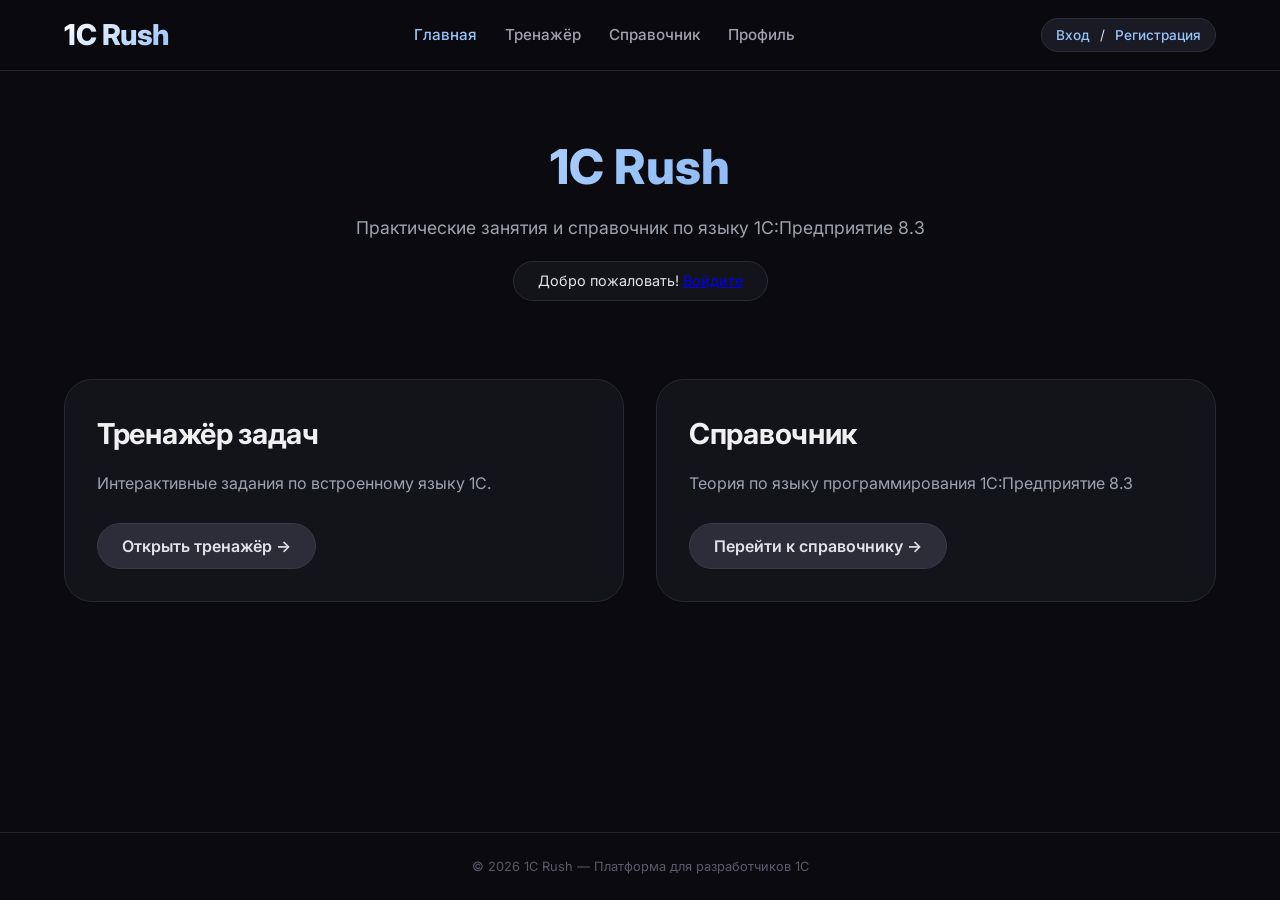
<file: static/index.html>
<!DOCTYPE html>
<html lang="ru">
<head>
    <meta charset="UTF-8">
    <meta name="viewport" content="width=device-width, initial-scale=1.0">
    <title>1C Rush — Главная</title>
    <link rel="stylesheet" href="css/main.css">
    <link rel="preconnect" href="https://fonts.googleapis.com">
    <link rel="preconnect" href="https://fonts.gstatic.com" crossorigin>
    <link href="https://fonts.googleapis.com/css2?family=Inter:opsz,wght@14..32,400;14..32,500;14..32,600;14..32,700;14..32,800&display=swap" rel="stylesheet">
</head>
<body data-page="index">
    <div class="wrapper">
        <header class="header">
            <div class="container header-container">
                <div class="logo">
                    <span class="logo-text">1C Rush</span>
                </div>
                <nav class="nav">
                    <a href="index.html" class="nav-link active">Главная</a>
                    <a href="../practical-tasks/practical.html" class="nav-link">Тренажёр</a>
                    <a href="../textbook/pages/variables.html" class="nav-link">Справочник</a>
                    <a href="profile.html" class="nav-link">Профиль</a>
                </nav>
                <div class="auth-area" id="authArea"></div>
            </div>
        </header>

        <main class="main">
            <div class="container">
                <div class="hero">
                    <h1>1С Rush</h1>
                    <p class="hero-sub">Практические занятия и справочник по языку 1С:Предприятие 8.3</p>
                    <div id="greetingMessage" class="greeting-message"></div>
                </div>

                <div class="cards">
                    <div class="card">
                        <div class="card-content">
                            <h2 class="card-title">Тренажёр задач</h2>
                            <p class="card-desc">Интерактивные задания по встроенному языку 1С.</p>
                            <a href="../practical-tasks/practical.html" class="card-btn">Открыть тренажёр →</a>
                        </div>
                    </div>
                    <div class="card">
                        <div class="card-content">
                            <h2 class="card-title">Справочник</h2>
                            <p class="card-desc">Теория по языку программирования 1С:Предприятие 8.3</p>
                            <a href="../textbook/pages/variables.html" class="card-btn">Перейти к справочнику →</a>
                        </div>
                    </div>
                </div>

                <!-- Блок статистики (скрывается для гостя) -->
                <div class="stats-block" id="statsBlock">
                    <div class="stat-item">
                        <span class="stat-value" id="daysCount">0</span>
                        <span class="stat-label">дней заходов</span>
                    </div>
                    <div class="stat-item">
                        <span class="stat-value" id="tasksSolved">0</span>
                        <span class="stat-label">задач решено</span>
                    </div>
                </div>
            </div>
        </main>

        <footer class="footer">
            <div class="container">
                <p>© 2026 1C Rush — Платформа для разработчиков 1С</p>
            </div>
        </footer>
    </div>

    <script src="js/app.js"></script>
</body>
</html>
</file>
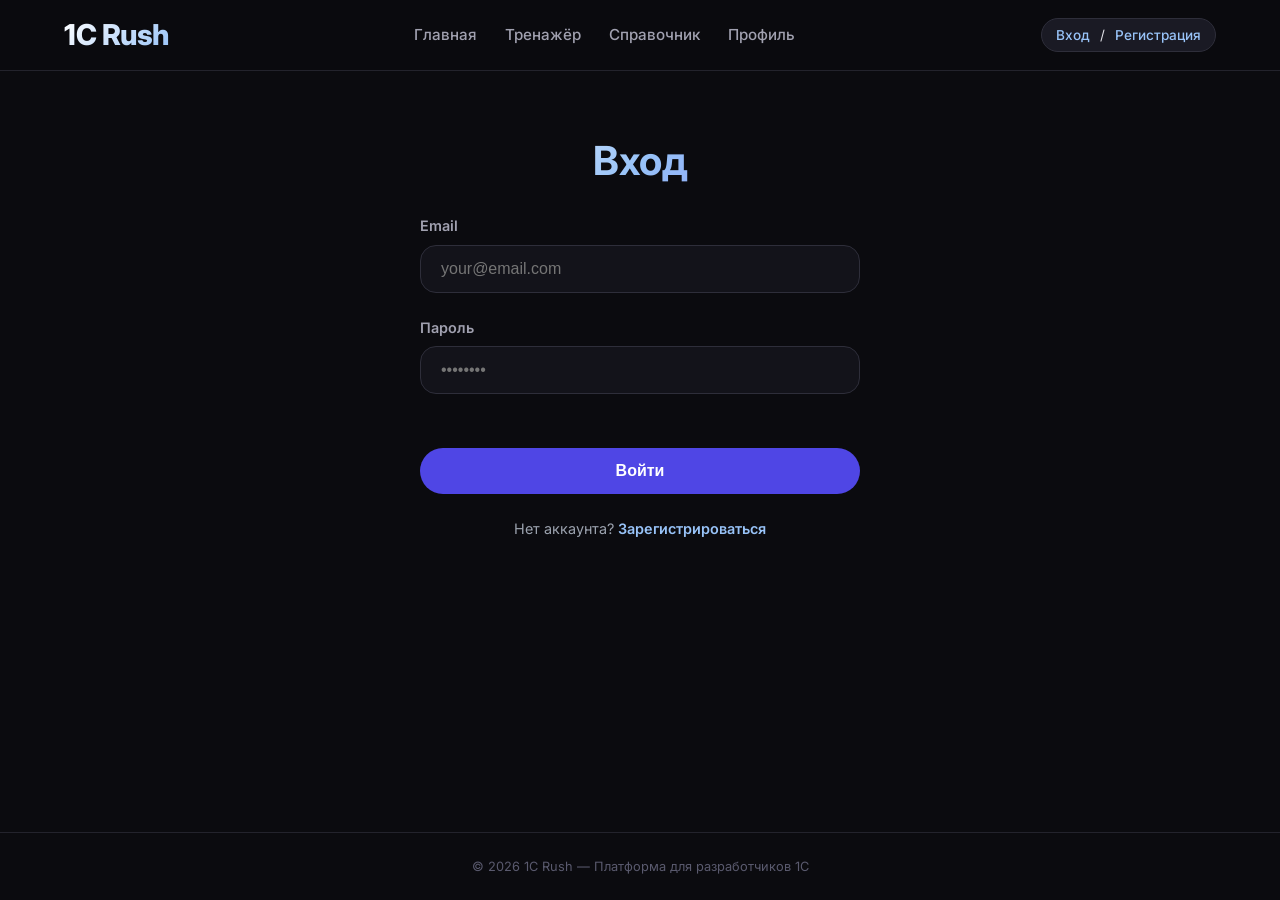
<file: static/login.html>
<!DOCTYPE html>
<html lang="ru">
<head>
    <meta charset="UTF-8">
    <meta name="viewport" content="width=device-width, initial-scale=1.0">
    <title>1C Rush — Вход</title>
    <link rel="stylesheet" href="css/main.css">
    <link rel="preconnect" href="https://fonts.googleapis.com">
    <link rel="preconnect" href="https://fonts.gstatic.com" crossorigin>
    <link href="https://fonts.googleapis.com/css2?family=Inter:opsz,wght@14..32,400;14..32,500;14..32,600;14..32,700;14..32,800&display=swap" rel="stylesheet">
</head>
<body data-page="login">
    <div class="wrapper">
        <header class="header">
            <div class="container header-container">
                <div class="logo">
                    <span class="logo-text">1C Rush</span>
                </div>
                <nav class="nav">
                    <a href="index.html" class="nav-link">Главная</a>
                    <a href="practical-tasks/practical.html" class="nav-link">Тренажёр</a>
                    <a href="textbook/pages/variables.html" class="nav-link">Справочник</a>
                    <a href="profile.html" class="nav-link">Профиль</a>
                </nav>
                <div class="auth-area" id="authArea"></div>
            </div>
        </header>

        <main class="main">
            <div class="auth-form">
                <h1 style="font-size:2.5rem; text-align:center; margin-bottom:24px; background:linear-gradient(135deg,#FFFFFF,#98C3F8,#818CF8);background-clip:text;-webkit-background-clip:text;color:transparent;">Вход</h1>
                <form id="loginForm">
                    <div class="form-group">
                        <label class="form-label" for="email">Email</label>
                        <input type="email" id="email" class="form-input" placeholder="your@email.com" required>
                    </div>
                    <div class="form-group">
                        <label class="form-label" for="password">Пароль</label>
                        <input type="password" id="password" class="form-input" placeholder="••••••••" required>
                    </div>
                    <div class="error-message" id="loginError"></div>
                    <button type="submit" class="form-submit">Войти</button>
                </form>
                <div class="form-footer">
                    Нет аккаунта? <a href="register.html">Зарегистрироваться</a>
                </div>
            </div>
        </main>

        <footer class="footer">
            <div class="container">
                <p>© 2026 1C Rush — Платформа для разработчиков 1С</p>
            </div>
        </footer>
    </div>

    <script src="js/app.js"></script>
</body>
</html>
</file>
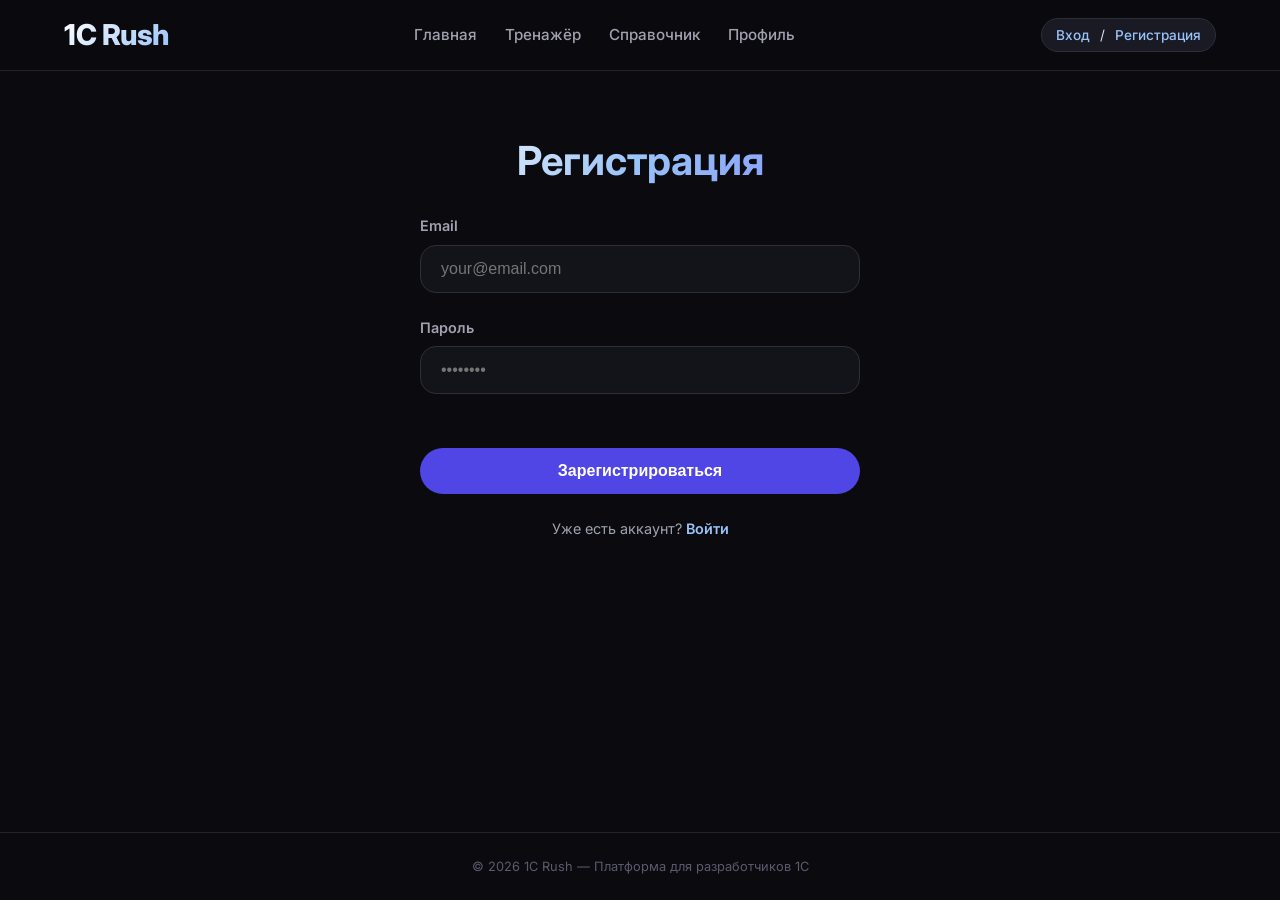
<file: static/register.html>
<!DOCTYPE html>
<html lang="ru">
<head>
    <meta charset="UTF-8">
    <meta name="viewport" content="width=device-width, initial-scale=1.0">
    <title>1C Rush — Регистрация</title>
    <link rel="stylesheet" href="css/main.css">
    <link rel="preconnect" href="https://fonts.googleapis.com">
    <link rel="preconnect" href="https://fonts.gstatic.com" crossorigin>
    <link href="https://fonts.googleapis.com/css2?family=Inter:opsz,wght@14..32,400;14..32,500;14..32,600;14..32,700;14..32,800&display=swap" rel="stylesheet">
</head>
<body data-page="register">
    <div class="wrapper">
        <header class="header">
            <div class="container header-container">
                <div class="logo">
                    <span class="logo-text">1C Rush</span>
                </div>
                <nav class="nav">
                    <a href="index.html" class="nav-link">Главная</a>
                    <a href="../practical-tasks/practical.html" class="nav-link">Тренажёр</a>
                    <a href="../textbook/pages/variables.html" class="nav-link">Справочник</a>
                    <a href="profile.html" class="nav-link">Профиль</a>
                </nav>
                <div class="auth-area" id="authArea"></div>
            </div>
        </header>

        <main class="main">
            <div class="auth-form">
                <h1 style="font-size:2.5rem; text-align:center; margin-bottom:24px; background:linear-gradient(135deg,#FFFFFF,#98C3F8,#818CF8);background-clip:text;-webkit-background-clip:text;color:transparent;">Регистрация</h1>
                <form id="registerForm">
                    <div class="form-group">
                        <label class="form-label" for="email">Email</label>
                        <input type="email" id="email" class="form-input" placeholder="your@email.com" required>
                    </div>
                    <div class="form-group">
                        <label class="form-label" for="password">Пароль</label>
                        <input type="password" id="password" class="form-input" placeholder="••••••••" required>
                    </div>
                    <div class="error-message" id="registerError"></div>
                    <button type="submit" class="form-submit">Зарегистрироваться</button>
                </form>
                <div class="form-footer">
                    Уже есть аккаунт? <a href="login.html">Войти</a>
                </div>
            </div>
        </main>

        <footer class="footer">
            <div class="container">
                <p>© 2026 1C Rush — Платформа для разработчиков 1С</p>
            </div>
        </footer>
    </div>

    <script src="js/app.js"></script>
</body>
</html>
</file>
<file: static/css/main.css>
* {
    margin: 0;
    padding: 0;
    box-sizing: border-box;
}

body {
    background: #0B0B0F;
    font-family: 'Inter', 'Consolas', monospace;
    color: #E2E2E8;
    line-height: 1.5;
    min-height: 100vh;
    display: flex;
    flex-direction: column;
}

.wrapper {
    display: flex;
    flex-direction: column;
    min-height: 100vh;
}

.container {
    max-width: 1200px;
    margin: 0 auto;
    padding: 0 24px;
    width: 100%;
}

/* ========== Header ========== */
.header {
    border-bottom: 1px solid #23232C;
    background: rgba(11, 11, 15, 0.9);
    backdrop-filter: blur(8px);
    position: sticky;
    top: 0;
    z-index: 10;
}

.header-container {
    display: flex;
    align-items: center;
    justify-content: space-between;
    height: 70px;
    flex-wrap: wrap;
    gap: 16px;
}

.logo-text {
    font-size: 1.8rem;
    font-weight: 800;
    letter-spacing: -0.5px;
    background: linear-gradient(135deg, #FFFFFF, #98C3F8);
    background-clip: text;
    -webkit-background-clip: text;
    color: transparent;
}

.nav {
    display: flex;
    gap: 28px;
}

.nav-link {
    color: #A1A1B0;
    text-decoration: none;
    font-weight: 500;
    transition: 0.2s;
    font-size: 0.95rem;
}

.nav-link:hover,
.nav-link.active {
    color: #98C3F8;
}

.auth-area {
    background: #1A1A24;
    padding: 6px 14px;
    border-radius: 40px;
    font-size: 0.85rem;
    border: 1px solid #2E2E3A;
    display: flex;
    align-items: center;
    gap: 10px;
    min-width: 170px;
    justify-content: flex-end;
    white-space: nowrap;
}

.auth-area a {
    color: #98C3F8;
    text-decoration: none;
    font-weight: 500;
}

.auth-area button {
    background: none;
    border: none;
    color: #F87171;
    cursor: pointer;
    font-size: 0.8rem;
    font-weight: 600;
    margin: 0;
    padding: 0;
}

/* ========== Hero ========== */
.hero {
    text-align: center;
    padding: 60px 0 30px;
}

.hero h1 {
    font-size: 3rem;
    font-weight: 800;
    background: linear-gradient(135deg, #FFFFFF, #98C3F8, #818CF8);
    background-clip: text;
    -webkit-background-clip: text;
    color: transparent;
    margin-bottom: 12px;
}

.hero-sub {
    font-size: 1.1rem;
    color: #9CA3AF;
    max-width: 580px;
    margin: 0 auto;
}

.greeting-message {
    margin-top: 20px;
    background: #13131A;
    display: inline-block;
    padding: 8px 24px;
    border-radius: 60px;
    font-size: 0.9rem;
    border: 1px solid #2A2A34;
}

/* ========== Cards ========== */
.cards {
    display: grid;
    grid-template-columns: 1fr 1fr;
    gap: 32px;
    margin: 48px 0;
}

.card {
    background: #13131A;
    border: 1px solid #282834;
    border-radius: 28px;
    transition: all 0.25s ease;
}

.card:hover {
    transform: translateY(-4px);
    border-color: #4F46E5;
    box-shadow: 0 20px 30px -12px rgba(0, 0, 0, 0.4);
    background: #171722;
}

.card-content {
    padding: 32px;
}

.card-title {
    font-size: 1.8rem;
    font-weight: 700;
    margin-bottom: 16px;
    letter-spacing: -0.3px;
    color: #F0F0F0;
}

.card-desc {
    color: #9CA3AF;
    margin-bottom: 28px;
    line-height: 1.5;
}

.card-btn {
    display: inline-flex;
    align-items: center;
    gap: 8px;
    background: #2D2D3A;
    padding: 10px 24px;
    border-radius: 40px;
    font-weight: 600;
    text-decoration: none;
    color: #E2E2E8;
    transition: 0.2s;
    border: 1px solid #3A3A48;
}

.card-btn:hover {
    background: #4F46E5;
    border-color: #4F46E5;
    gap: 12px;
}

/* ========== Stats block ========== */
.stats-block {
    display: flex;
    justify-content: center;
    gap: 48px;
    background: #0E0E14;
    border: 1px solid #25252E;
    border-radius: 40px;
    padding: 28px 32px;
    margin: 40px 0 60px;
}

.stat-item {
    text-align: center;
}

.stat-value {
    font-size: 2.2rem;
    font-weight: 800;
    background: linear-gradient(135deg, #98C3F8, #A78BFA);
    background-clip: text;
    -webkit-background-clip: text;
    color: transparent;
    display: block;
    line-height: 1;
}

.stat-label {
    font-size: 0.85rem;
    text-transform: uppercase;
    letter-spacing: 1px;
    color: #6B7280;
    margin-top: 8px;
}

/* ========== Footer ========== */
.footer {
    border-top: 1px solid #23232C;
    padding: 24px 0;
    text-align: center;
    font-size: 0.8rem;
    color: #5A5A6E;
    margin-top: auto;
}

/* ========== Profile ========== */
.profile-header {
    text-align: center;
    margin: 40px 0 32px;
}

.profile-title {
    font-size: 2.5rem;
    font-weight: 800;
    background: linear-gradient(135deg, #FFFFFF, #98C3F8, #818CF8);
    background-clip: text;
    -webkit-background-clip: text;
    color: transparent;
    margin-bottom: 8px;
}

.profile-subtitle {
    color: #9CA3AF;
    font-size: 1rem;
}

.profile-grid {
    display: grid;
    grid-template-columns: 1fr 1fr;
    gap: 32px;
    margin-bottom: 32px;
}

.profile-info-card .card-content {
    display: flex;
    gap: 28px;
    align-items: flex-start;
}

.avatar-placeholder {
    width: 80px;
    height: 80px;
    background: #1E1E2A;
    border-radius: 60px;
    display: flex;
    align-items: center;
    justify-content: center;
    border: 2px solid #4F46E5;
    flex-shrink: 0;
    position: relative;
}

.avatar-icon {
    font-size: 3rem;
}

.avatar-img {
    width: 100%;
    height: 100%;
    object-fit: cover;
    border-radius: 50%;
}

.avatar-label {
    position: absolute;
    bottom: 0;
    right: 0;
    background: #2D2D3A;
    border-radius: 50%;
    padding: 6px;
    font-size: 1rem;
    cursor: pointer;
    border: 1px solid #4F46E5;
    line-height: 1;
}

.user-details {
    flex: 1;
}

.info-row {
    display: flex;
    margin-bottom: 16px;
    align-items: center;
    flex-wrap: wrap;
    gap: 8px;
}

.info-label {
    width: 140px;
    font-weight: 600;
    color: #A1A1B0;
    font-size: 0.85rem;
}

.info-value {
    color: #E2E2E8;
    font-weight: 500;
    word-break: break-all;
}

.edit-name-group {
    display: flex;
    gap: 10px;
    flex: 1;
}

.name-input {
    background: #0B0B0F;
    border: 1px solid #2E2E3A;
    border-radius: 40px;
    padding: 8px 16px;
    color: #E2E2E8;
    font-family: 'Inter', monospace;
    font-size: 0.85rem;
    flex: 1;
    outline: none;
    transition: 0.2s;
}

.name-input:focus {
    border-color: #4F46E5;
}

.btn-small {
    background: #2D2D3A;
    border: 1px solid #3A3A48;
    border-radius: 40px;
    padding: 6px 18px;
    font-size: 0.75rem;
    font-weight: 600;
    color: #E2E2E8;
    cursor: pointer;
    transition: 0.2s;
}

.btn-small:hover {
    background: #4F46E5;
    border-color: #4F46E5;
}

.card-title-mini {
    font-size: 1.4rem;
    font-weight: 700;
    margin-bottom: 24px;
    color: #F0F0F0;
}

.stats-list {
    margin-bottom: 28px;
}

.stat-row {
    display: flex;
    justify-content: space-between;
    align-items: center;
    margin-bottom: 20px;
    flex-wrap: wrap;
    gap: 12px;
}

.stat-label-custom {
    font-size: 0.9rem;
    color: #9CA3AF;
    font-weight: 500;
}

.stat-value-custom {
    font-size: 1.2rem;
    font-weight: 700;
    background: linear-gradient(135deg, #98C3F8, #A78BFA);
    background-clip: text;
    -webkit-background-clip: text;
    color: transparent;
}

.progress-bar-wrapper {
    flex: 1;
    background: #23232C;
    border-radius: 20px;
    height: 8px;
    overflow: hidden;
}

.progress-bar {
    background: linear-gradient(90deg, #4F46E5, #818CF8);
    height: 100%;
    width: 0%;
    border-radius: 20px;
    transition: width 0.3s ease;
}

.btn-danger {
    background: rgba(248, 113, 113, 0.15);
    border: 1px solid #F87171;
    border-radius: 40px;
    padding: 10px 20px;
    font-weight: 600;
    color: #F87171;
    cursor: pointer;
    transition: 0.2s;
    width: 100%;
    font-size: 0.85rem;
}

.btn-danger:hover {
    background: rgba(248, 113, 113, 0.3);
    border-color: #F87171;
    color: #FFA2A2;
}

.profile-actions {
    display: flex;
    justify-content: center;
    margin: 20px 0 40px;
}

.logout-action {
    background: #1A1A24;
    border: 1px solid #3A3A48;
    padding: 12px 32px;
    font-size: 1rem;
}

.logout-action:hover {
    background: #F87171;
    border-color: #F87171;
    color: white;
}

.guest-message {
    background: #13131A;
    border: 1px solid #2E2E3A;
    border-radius: 28px;
    padding: 20px;
    text-align: center;
    margin: 20px 0 40px;
}

.guest-message a {
    color: #98C3F8;
    text-decoration: none;
}

/* ========== Forms ========== */
.auth-form {
    max-width: 480px;
    margin: 60px auto;
    padding: 0 20px;
}

.form-group {
    margin-bottom: 24px;
}

.form-label {
    display: block;
    font-size: 0.9rem;
    font-weight: 600;
    color: #A1A1B0;
    margin-bottom: 8px;
}

.form-input {
    width: 100%;
    background: #13131A;
    border: 1px solid #2E2E3A;
    border-radius: 16px;
    padding: 14px 20px;
    color: #E2E2E8;
    font-size: 1rem;
    transition: 0.2s;
    outline: none;
}

.form-input:focus {
    border-color: #4F46E5;
}

.form-submit {
    width: 100%;
    background: #4F46E5;
    border: none;
    border-radius: 40px;
    padding: 14px;
    font-size: 1rem;
    font-weight: 700;
    color: white;
    cursor: pointer;
    transition: 0.2s;
    margin-top: 10px;
}

.form-submit:hover {
    background: #6366F1;
}

.form-footer {
    text-align: center;
    margin-top: 24px;
    color: #9CA3AF;
    font-size: 0.9rem;
}

.form-footer a {
    color: #98C3F8;
    text-decoration: none;
    font-weight: 600;
}

.error-message {
    color: #F87171;
    font-size: 0.85rem;
    margin-top: 6px;
    min-height: 20px;
}

/* ========== Toast ========== */
.custom-toast {
    position: fixed;
    bottom: 30px;
    left: 50%;
    transform: translateX(-50%);
    background: #1E1E2A;
    border: 1px solid #4ade80;
    color: #E2E2E8;
    padding: 10px 24px;
    border-radius: 60px;
    font-size: 0.9rem;
    font-weight: 500;
    z-index: 1000;
    backdrop-filter: blur(8px);
    transition: opacity 0.3s;
}

/* ========== User badge (header avatar) ========== */
.user-badge {
    display: flex;
    align-items: center;
    gap: 10px;
}

.user-avatar {
    width: 36px;
    height: 36px;
    border-radius: 50%;
    background: linear-gradient(135deg, #4F46E5, #818CF8);
    color: white;
    display: flex;
    align-items: center;
    justify-content: center;
    font-weight: 700;
    font-size: 1rem;
    text-transform: uppercase;
    flex-shrink: 0;
    overflow: hidden;  /* чтобы img не вылезал */
}

/* Если внутри изображение */
.user-avatar img {
    width: 100%;
    height: 100%;
    object-fit: cover;
    border-radius: 50%;
}

/* Если нет фото — показываем текст (инициал) */
.user-avatar span {
    display: block;
}

.user-name {
    font-weight: 500;
    color: #E2E2E8;
}

.logout-btn {
    background: none;
    border: 1px solid #F87171;
    color: #F87171;
    padding: 4px 12px;
    border-radius: 20px;
    cursor: pointer;
    font-size: 0.8rem;
    transition: 0.2s;
}

.logout-btn:hover {
    background: #F87171;
    color: white;
}

.guest-badge {
    margin-right: 8px;
}

/* ========== Responsive ========== */
@media (max-width: 800px) {
    .cards, .profile-grid {
        grid-template-columns: 1fr;
    }
    .header-container {
        flex-direction: column;
        height: auto;
        padding: 16px 0;
    }
    .nav {
        gap: 20px;
        flex-wrap: wrap;
        justify-content: center;
    }
    .hero h1 {
        font-size: 2.2rem;
    }
    .stats-block {
        flex-direction: column;
        gap: 24px;
        align-items: center;
    }
    .profile-info-card .card-content {
        flex-direction: column;
        align-items: center;
        text-align: center;
    }
    .info-row {
        justify-content: center;
    }
    .info-label {
        width: auto;
    }
    .edit-name-group {
        flex-direction: column;
        width: 100%;
    }
    .auth-area {
        min-width: auto;
        width: 100%;
        justify-content: center;
    }
}
</file>
